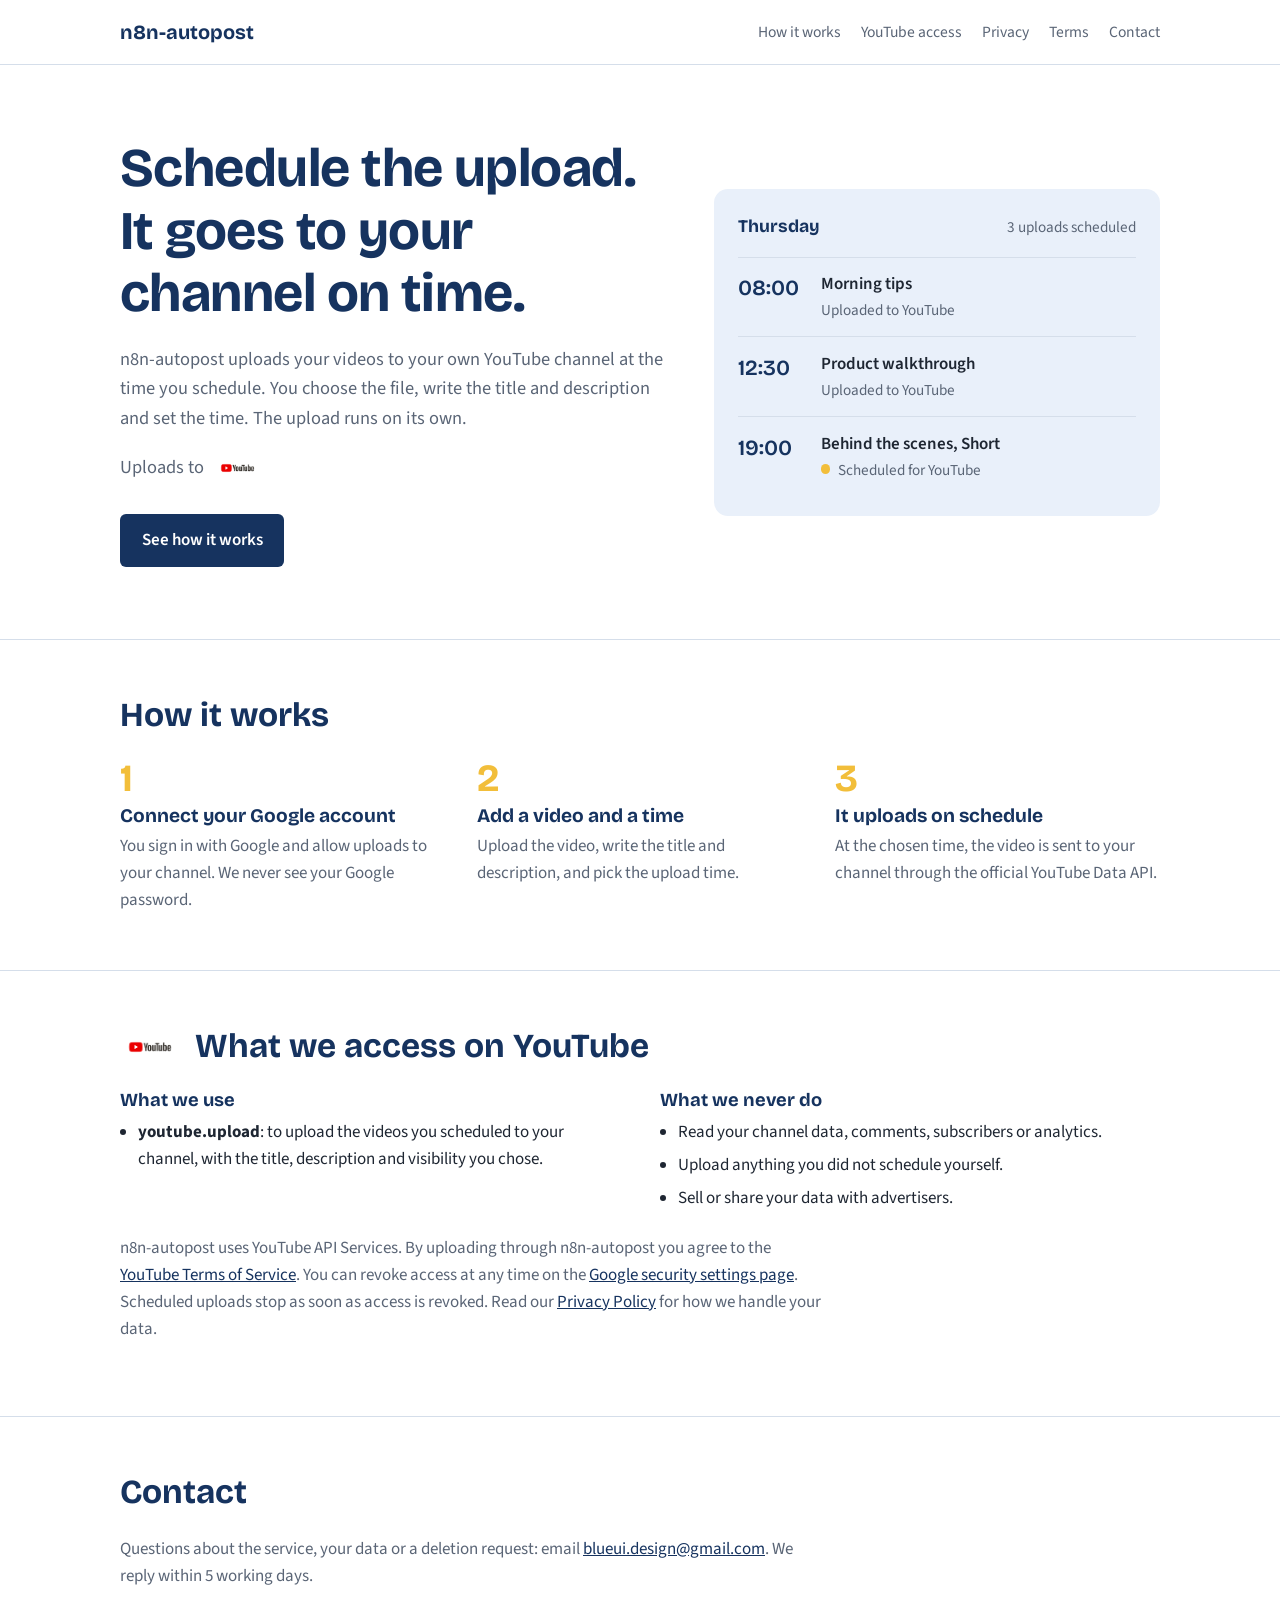
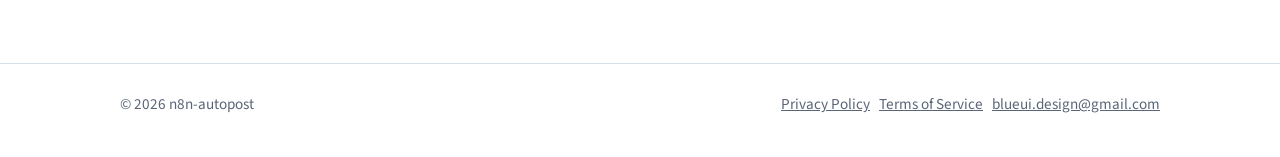
<file: index.html>
<!doctype html>
<html lang="en"><head>
<meta charset="utf-8"><meta name="viewport" content="width=device-width, initial-scale=1">
<link rel="preconnect" href="https://fonts.googleapis.com"><link rel="preconnect" href="https://fonts.gstatic.com" crossorigin>
<link href="https://fonts.googleapis.com/css2?family=Bricolage+Grotesque:wght@600;700&family=Source+Sans+3:wght@400;600&display=swap" rel="stylesheet">
<link rel="stylesheet" href="style.css">
<title>n8n-autopost · Scheduled YouTube uploads</title>
<meta name="description" content="n8n-autopost uploads your videos to YouTube at the time you choose.">
</head><body>
<header class="top"><div class="wrap">
<a class="brand" href="./">n8n-autopost</a>
<nav class="nav" aria-label="Main">
<a href="./#how">How it works</a><a href="./#youtube">YouTube access</a><a href="privacy.html">Privacy</a><a href="terms.html">Terms</a><a href="./#contact">Contact</a>
</nav></div></header>
<main>
<section class="hero"><div class="wrap">
  <div>
    <h1>Schedule the upload. It goes to your channel on time.</h1>
    <p>n8n-autopost uploads your videos to your own YouTube channel at the time you schedule. You choose the file, write the title and description and set the time. The upload runs on its own.</p>
    <p class="uploads-to">Uploads to <img src="youtube-logo.png" alt="YouTube" class="yt-logo"></p>
    <a class="btn" href="#how">See how it works</a>
  </div>
  <div class="day" aria-label="Example upload schedule">
    <div class="day-head"><strong>Thursday</strong><span>3 uploads scheduled</span></div>
    <div class="slot"><time>08:00</time><div><div class="what">Morning tips</div><div class="state">Uploaded to YouTube</div></div></div>
    <div class="slot"><time>12:30</time><div><div class="what">Product walkthrough</div><div class="state">Uploaded to YouTube</div></div></div>
    <div class="slot next"><time>19:00</time><div><div class="what">Behind the scenes, Short</div><div class="state">Scheduled for YouTube</div></div></div>
  </div>
</div></section>

<section class="block" id="how"><div class="wrap">
  <h2>How it works</h2>
  <ol class="steps">
    <li><h3>Connect your Google account</h3><p>You sign in with Google and allow uploads to your channel. We never see your Google password.</p></li>
    <li><h3>Add a video and a time</h3><p>Upload the video, write the title and description, and pick the upload time.</p></li>
    <li><h3>It uploads on schedule</h3><p>At the chosen time, the video is sent to your channel through the official YouTube Data API.</p></li>
  </ol>
</div></section>

<section class="block" id="youtube"><div class="wrap">
  <h2 class="with-logo"><img src="youtube-logo.png" alt="YouTube" class="yt-logo yt-logo-lg"> What we access on YouTube</h2>
  <div class="two">
    <div>
      <h3>What we use</h3>
      <ul>
        <li><strong>youtube.upload</strong>: to upload the videos you scheduled to your channel, with the title, description and visibility you chose.</li>
      </ul>
    </div>
    <div>
      <h3>What we never do</h3>
      <ul>
        <li>Read your channel data, comments, subscribers or analytics.</li>
        <li>Upload anything you did not schedule yourself.</li>
        <li>Sell or share your data with advertisers.</li>
      </ul>
    </div>
  </div>
  <p class="note">n8n-autopost uses YouTube API Services. By uploading through n8n-autopost you agree to the <a href="https://www.youtube.com/t/terms">YouTube Terms of Service</a>. You can revoke access at any time on the <a href="https://security.google.com/settings/security/permissions">Google security settings page</a>. Scheduled uploads stop as soon as access is revoked. Read our <a href="privacy.html">Privacy Policy</a> for how we handle your data.</p>
</div></section>

<section class="block" id="contact"><div class="wrap">
  <h2>Contact</h2>
  <p class="note">Questions about the service, your data or a deletion request: email <a href="mailto:blueui.design@gmail.com">blueui.design@gmail.com</a>. We reply within 5 working days.</p>
</div></section>
</main>
<footer><div class="wrap">
<span>© 2026 n8n-autopost</span>
<span><a href="privacy.html">Privacy Policy</a> &nbsp; <a href="terms.html">Terms of Service</a> &nbsp; <a href="mailto:blueui.design@gmail.com">blueui.design@gmail.com</a></span>
</div></footer>
</body></html>
</file>
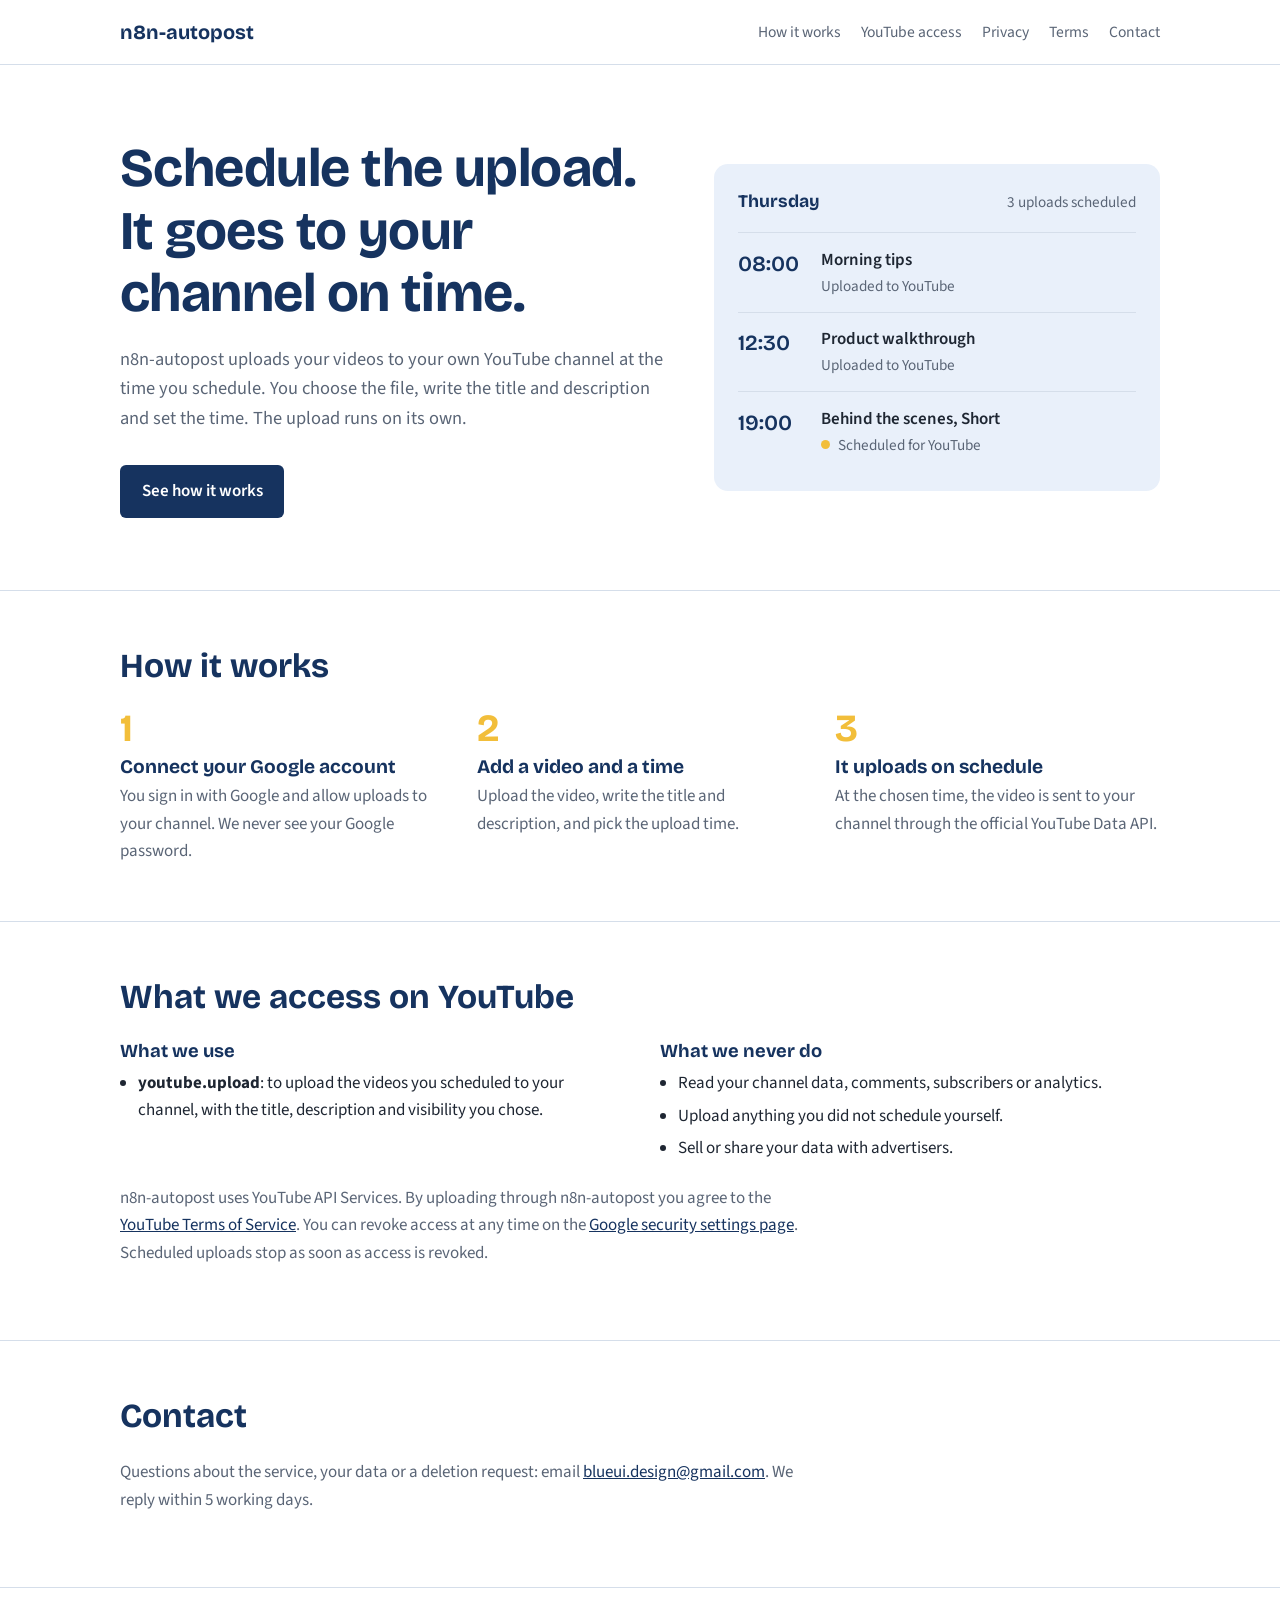
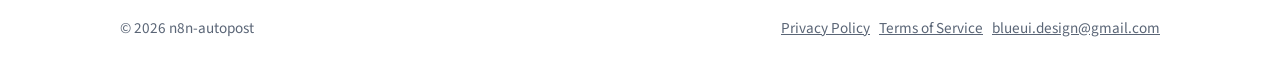
<file: index (1).html>
<!doctype html>
<html lang="en"><head>
<meta charset="utf-8"><meta name="viewport" content="width=device-width, initial-scale=1">
<link rel="preconnect" href="https://fonts.googleapis.com"><link rel="preconnect" href="https://fonts.gstatic.com" crossorigin>
<link href="https://fonts.googleapis.com/css2?family=Bricolage+Grotesque:wght@600;700&family=Source+Sans+3:wght@400;600&display=swap" rel="stylesheet">
<link rel="stylesheet" href="style.css">
<title>n8n-autopost · Scheduled YouTube uploads</title>
<meta name="description" content="n8n-autopost uploads your videos to YouTube at the time you choose.">
</head><body>
<header class="top"><div class="wrap">
<a class="brand" href="./">n8n-autopost</a>
<nav class="nav" aria-label="Main">
<a href="./#how">How it works</a><a href="./#youtube">YouTube access</a><a href="privacy.html">Privacy</a><a href="terms.html">Terms</a><a href="./#contact">Contact</a>
</nav></div></header>
<main>
<section class="hero"><div class="wrap">
  <div>
    <h1>Schedule the upload. It goes to your channel on time.</h1>
    <p>n8n-autopost uploads your videos to your own YouTube channel at the time you schedule. You choose the file, write the title and description and set the time. The upload runs on its own.</p>
    <a class="btn" href="#how">See how it works</a>
  </div>
  <div class="day" aria-label="Example upload schedule">
    <div class="day-head"><strong>Thursday</strong><span>3 uploads scheduled</span></div>
    <div class="slot"><time>08:00</time><div><div class="what">Morning tips</div><div class="state">Uploaded to YouTube</div></div></div>
    <div class="slot"><time>12:30</time><div><div class="what">Product walkthrough</div><div class="state">Uploaded to YouTube</div></div></div>
    <div class="slot next"><time>19:00</time><div><div class="what">Behind the scenes, Short</div><div class="state">Scheduled for YouTube</div></div></div>
  </div>
</div></section>

<section class="block" id="how"><div class="wrap">
  <h2>How it works</h2>
  <ol class="steps">
    <li><h3>Connect your Google account</h3><p>You sign in with Google and allow uploads to your channel. We never see your Google password.</p></li>
    <li><h3>Add a video and a time</h3><p>Upload the video, write the title and description, and pick the upload time.</p></li>
    <li><h3>It uploads on schedule</h3><p>At the chosen time, the video is sent to your channel through the official YouTube Data API.</p></li>
  </ol>
</div></section>

<section class="block" id="youtube"><div class="wrap">
  <h2>What we access on YouTube</h2>
  <div class="two">
    <div>
      <h3>What we use</h3>
      <ul>
        <li><strong>youtube.upload</strong>: to upload the videos you scheduled to your channel, with the title, description and visibility you chose.</li>
      </ul>
    </div>
    <div>
      <h3>What we never do</h3>
      <ul>
        <li>Read your channel data, comments, subscribers or analytics.</li>
        <li>Upload anything you did not schedule yourself.</li>
        <li>Sell or share your data with advertisers.</li>
      </ul>
    </div>
  </div>
  <p class="note">n8n-autopost uses YouTube API Services. By uploading through n8n-autopost you agree to the <a href="https://www.youtube.com/t/terms">YouTube Terms of Service</a>. You can revoke access at any time on the <a href="https://security.google.com/settings/security/permissions">Google security settings page</a>. Scheduled uploads stop as soon as access is revoked.</p>
</div></section>

<section class="block" id="contact"><div class="wrap">
  <h2>Contact</h2>
  <p class="note">Questions about the service, your data or a deletion request: email <a href="mailto:blueui.design@gmail.com">blueui.design@gmail.com</a>. We reply within 5 working days.</p>
</div></section>
</main>
<footer><div class="wrap">
<span>© 2026 n8n-autopost</span>
<span><a href="privacy.html">Privacy Policy</a> &nbsp; <a href="terms.html">Terms of Service</a> &nbsp; <a href="mailto:blueui.design@gmail.com">blueui.design@gmail.com</a></span>
</div></footer>
</body></html>
</file>
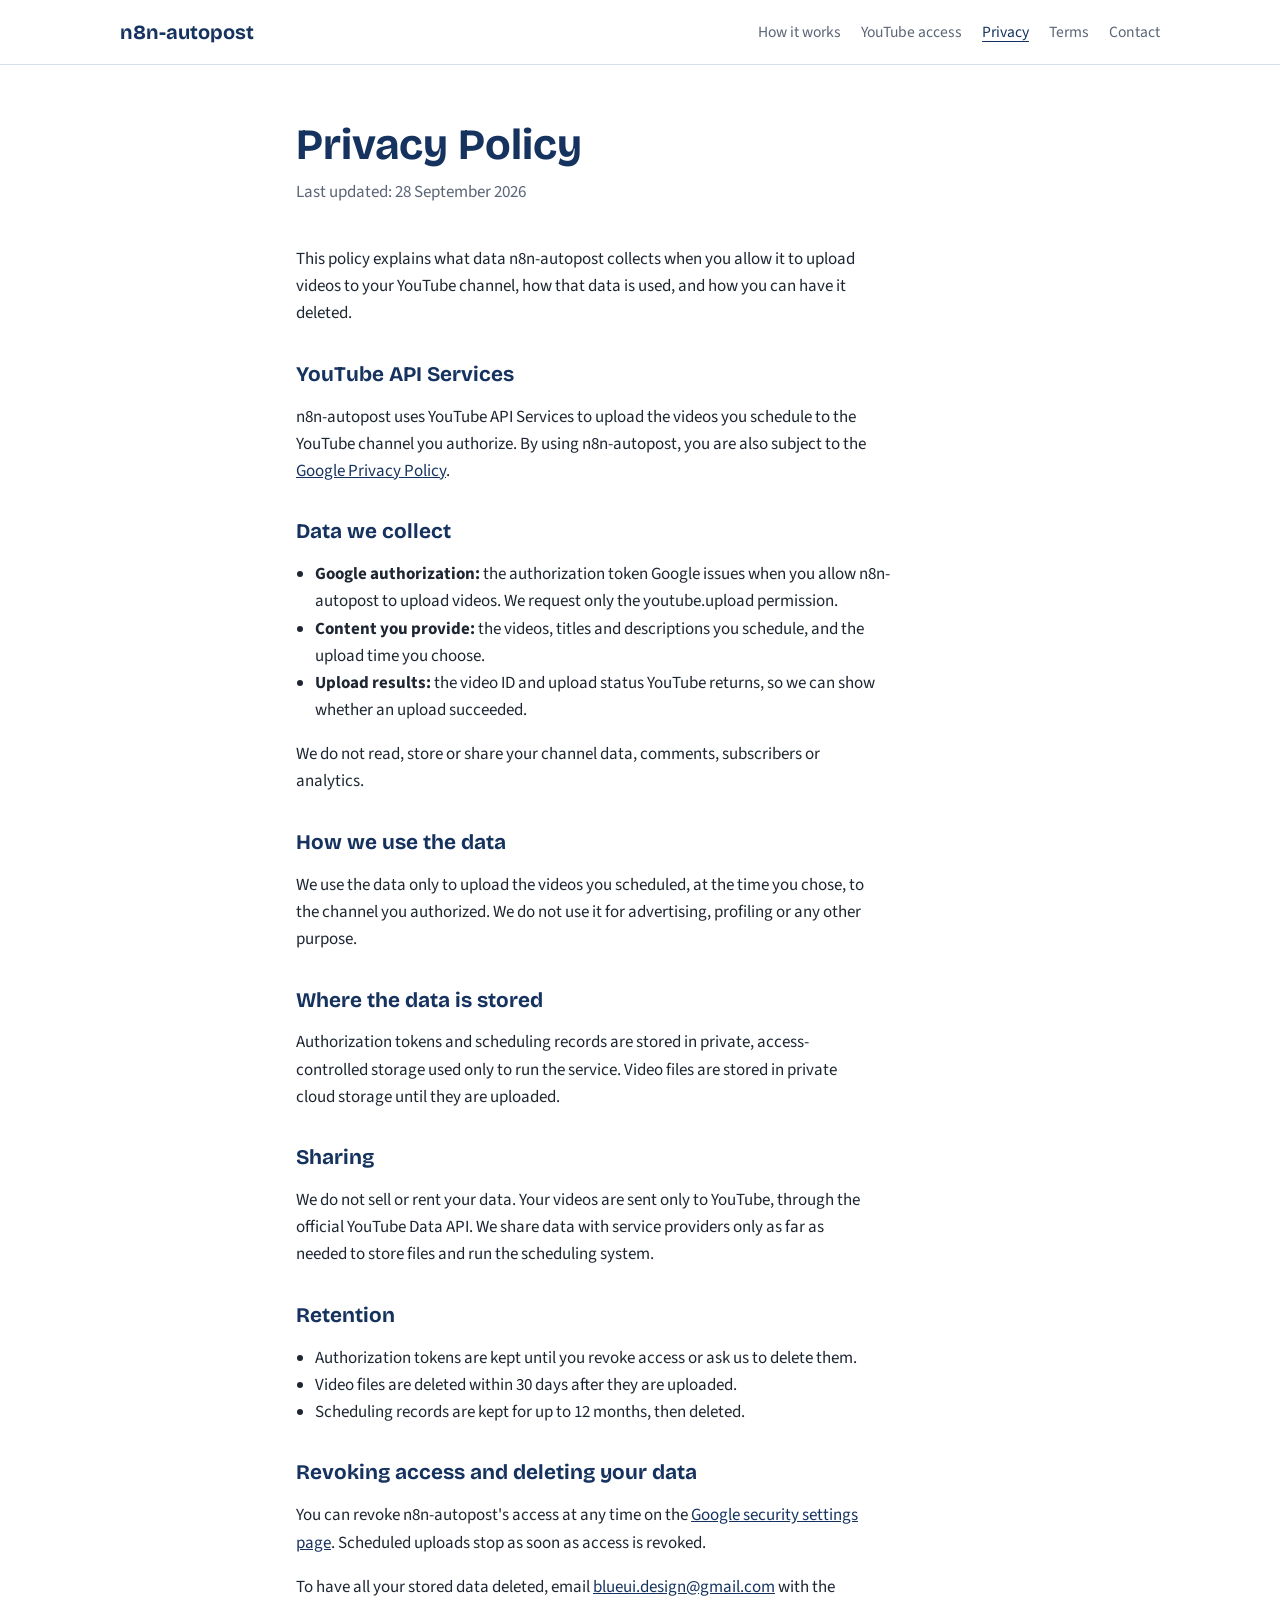
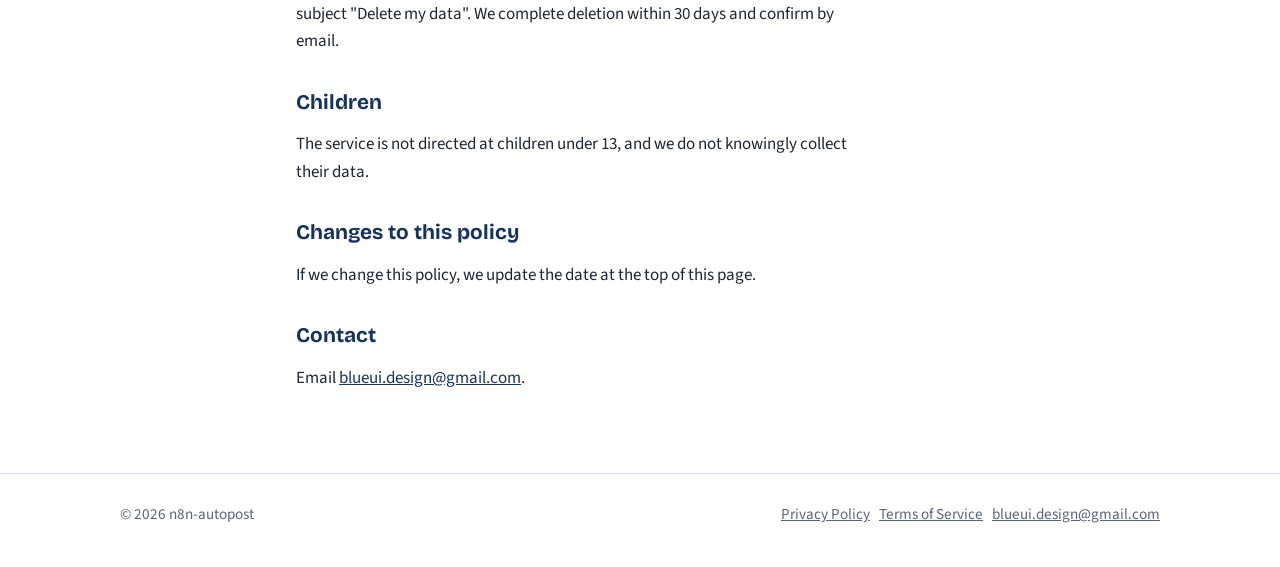
<file: privacy (1).html>
<!doctype html>
<html lang="en"><head>
<meta charset="utf-8"><meta name="viewport" content="width=device-width, initial-scale=1">
<link rel="preconnect" href="https://fonts.googleapis.com"><link rel="preconnect" href="https://fonts.gstatic.com" crossorigin>
<link href="https://fonts.googleapis.com/css2?family=Bricolage+Grotesque:wght@600;700&family=Source+Sans+3:wght@400;600&display=swap" rel="stylesheet">
<link rel="stylesheet" href="style.css">
<title>Privacy Policy · n8n-autopost</title>
</head><body>
<header class="top"><div class="wrap">
<a class="brand" href="./">n8n-autopost</a>
<nav class="nav" aria-label="Main">
<a href="./#how">How it works</a><a href="./#youtube">YouTube access</a><a href="privacy.html" aria-current="page">Privacy</a><a href="terms.html">Terms</a><a href="./#contact">Contact</a>
</nav></div></header>
<main class="doc"><div class="wrap">
<h1>Privacy Policy</h1>
<p class="updated">Last updated: 28 September 2026</p>

<p>This policy explains what data n8n-autopost collects when you allow it to upload videos to your YouTube channel, how that data is used, and how you can have it deleted.</p>

<h2>YouTube API Services</h2>
<p>n8n-autopost uses YouTube API Services to upload the videos you schedule to the YouTube channel you authorize. By using n8n-autopost, you are also subject to the <a href="https://policies.google.com/privacy">Google Privacy Policy</a>.</p>

<h2>Data we collect</h2>
<ul>
  <li><strong>Google authorization:</strong> the authorization token Google issues when you allow n8n-autopost to upload videos. We request only the youtube.upload permission.</li>
  <li><strong>Content you provide:</strong> the videos, titles and descriptions you schedule, and the upload time you choose.</li>
  <li><strong>Upload results:</strong> the video ID and upload status YouTube returns, so we can show whether an upload succeeded.</li>
</ul>
<p>We do not read, store or share your channel data, comments, subscribers or analytics.</p>

<h2>How we use the data</h2>
<p>We use the data only to upload the videos you scheduled, at the time you chose, to the channel you authorized. We do not use it for advertising, profiling or any other purpose.</p>

<h2>Where the data is stored</h2>
<p>Authorization tokens and scheduling records are stored in private, access-controlled storage used only to run the service. Video files are stored in private cloud storage until they are uploaded.</p>

<h2>Sharing</h2>
<p>We do not sell or rent your data. Your videos are sent only to YouTube, through the official YouTube Data API. We share data with service providers only as far as needed to store files and run the scheduling system.</p>

<h2>Retention</h2>
<ul>
  <li>Authorization tokens are kept until you revoke access or ask us to delete them.</li>
  <li>Video files are deleted within 30 days after they are uploaded.</li>
  <li>Scheduling records are kept for up to 12 months, then deleted.</li>
</ul>

<h2>Revoking access and deleting your data</h2>
<p>You can revoke n8n-autopost's access at any time on the <a href="https://security.google.com/settings/security/permissions">Google security settings page</a>. Scheduled uploads stop as soon as access is revoked.</p>
<p>To have all your stored data deleted, email <a href="mailto:blueui.design@gmail.com">blueui.design@gmail.com</a> with the subject "Delete my data". We complete deletion within 30 days and confirm by email.</p>

<h2>Children</h2>
<p>The service is not directed at children under 13, and we do not knowingly collect their data.</p>

<h2>Changes to this policy</h2>
<p>If we change this policy, we update the date at the top of this page.</p>

<h2>Contact</h2>
<p>Email <a href="mailto:blueui.design@gmail.com">blueui.design@gmail.com</a>.</p>
</div></main>
<footer><div class="wrap">
<span>© 2026 n8n-autopost</span>
<span><a href="privacy.html">Privacy Policy</a> &nbsp; <a href="terms.html">Terms of Service</a> &nbsp; <a href="mailto:blueui.design@gmail.com">blueui.design@gmail.com</a></span>
</div></footer>
</body></html>
</file>
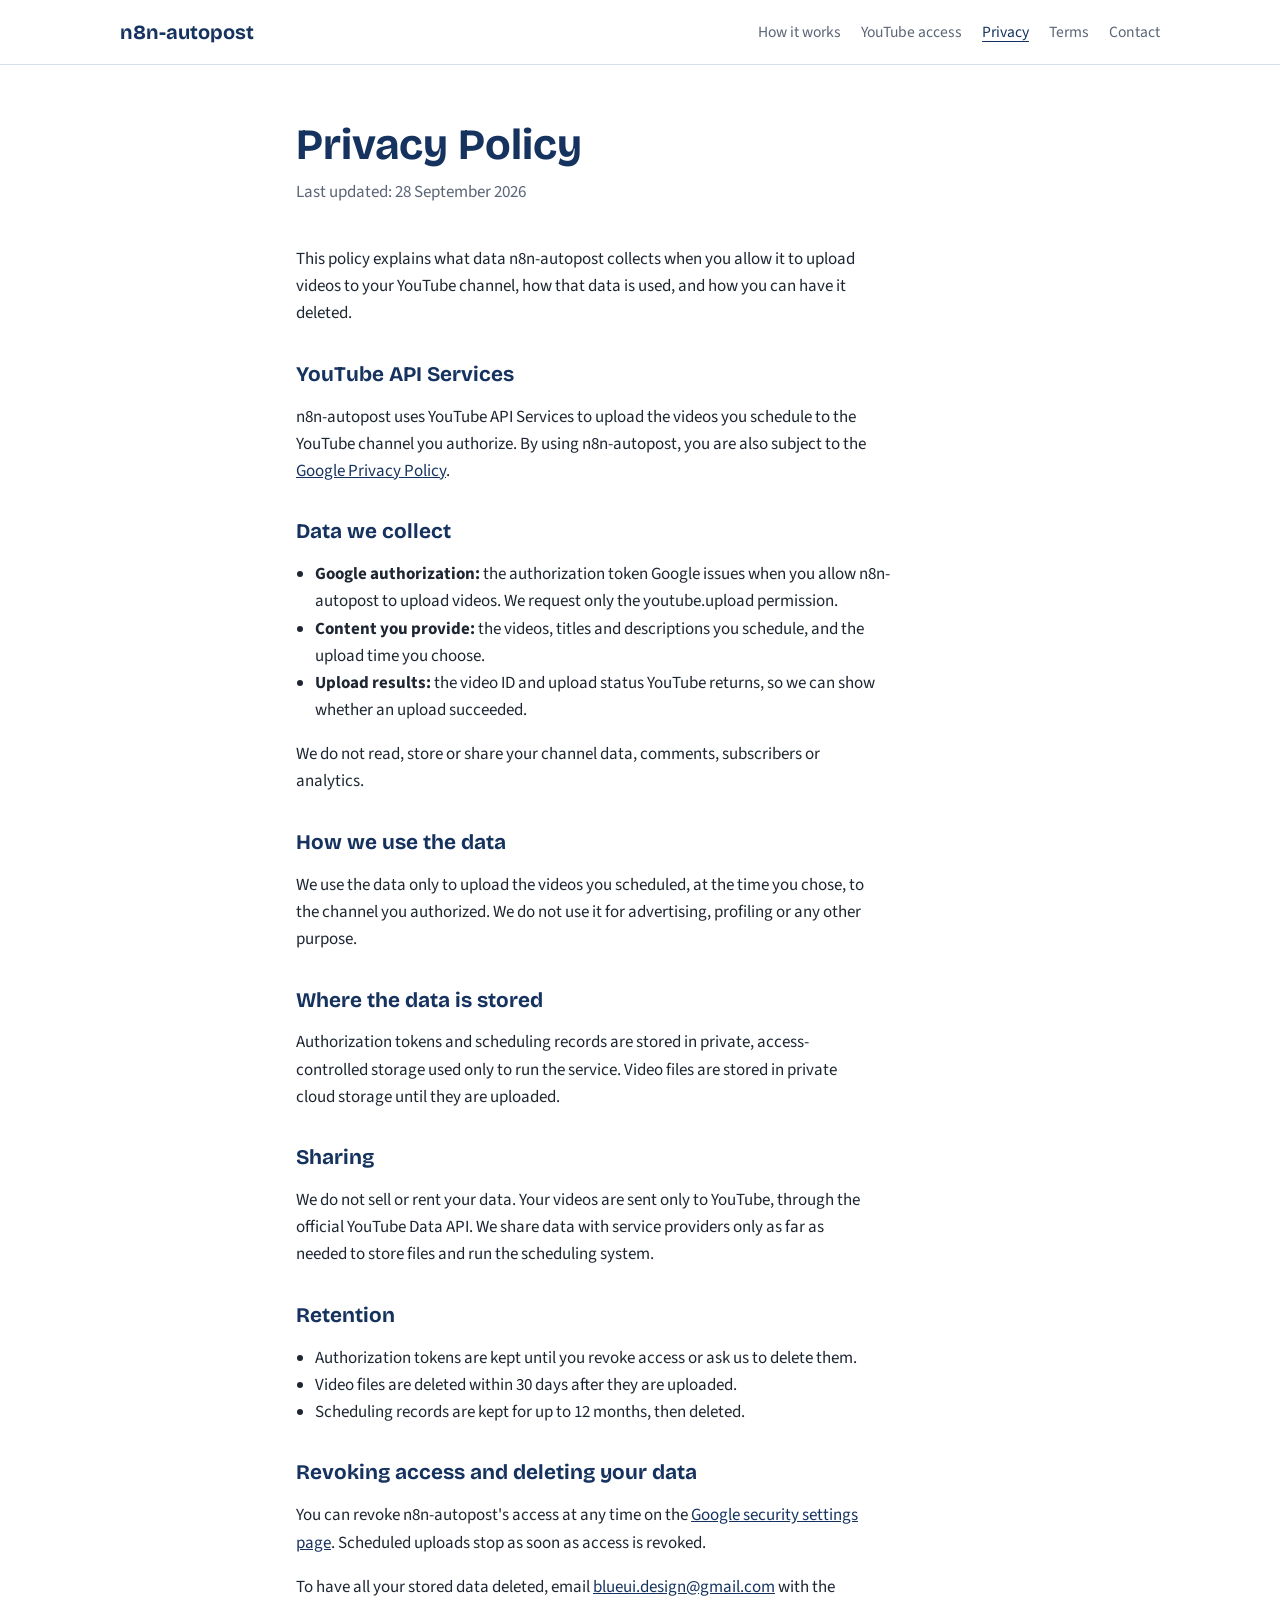
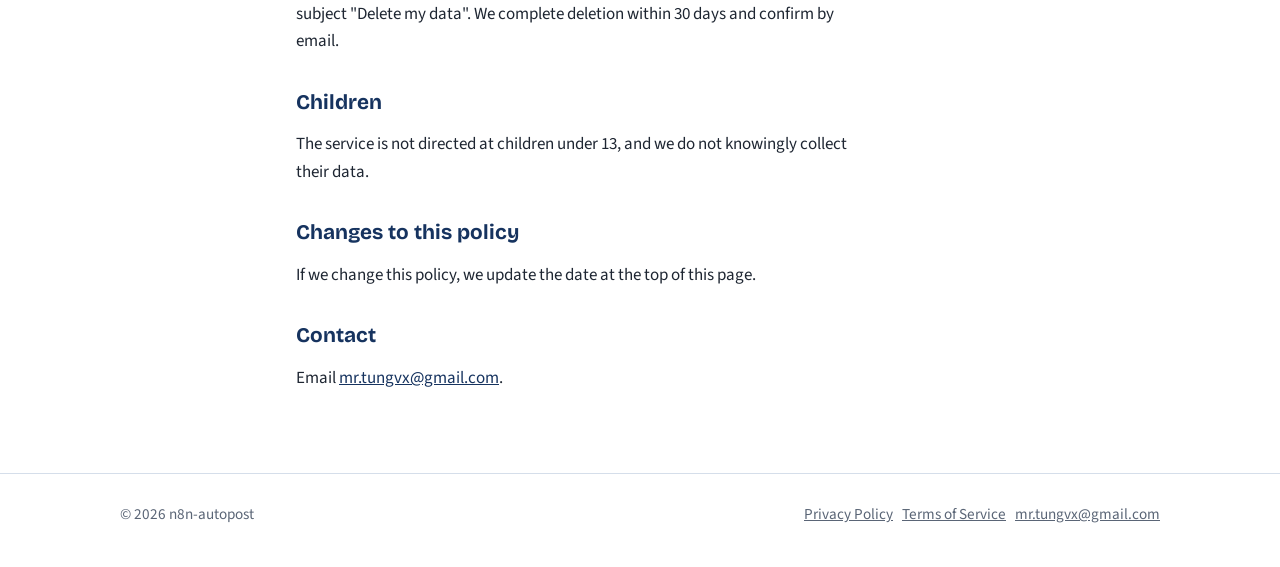
<file: privacy.html>
<!doctype html>
<html lang="en"><head>
<meta charset="utf-8"><meta name="viewport" content="width=device-width, initial-scale=1">
<link rel="preconnect" href="https://fonts.googleapis.com"><link rel="preconnect" href="https://fonts.gstatic.com" crossorigin>
<link href="https://fonts.googleapis.com/css2?family=Bricolage+Grotesque:wght@600;700&family=Source+Sans+3:wght@400;600&display=swap" rel="stylesheet">
<link rel="stylesheet" href="style.css">
<title>Privacy Policy · n8n-autopost</title>
</head><body>
<header class="top"><div class="wrap">
<a class="brand" href="./">n8n-autopost</a>
<nav class="nav" aria-label="Main">
<a href="./#how">How it works</a><a href="./#youtube">YouTube access</a><a href="privacy.html" aria-current="page">Privacy</a><a href="terms.html">Terms</a><a href="./#contact">Contact</a>
</nav></div></header>
<main class="doc"><div class="wrap">
<h1>Privacy Policy</h1>
<p class="updated">Last updated: 28 September 2026</p>

<p>This policy explains what data n8n-autopost collects when you allow it to upload videos to your YouTube channel, how that data is used, and how you can have it deleted.</p>

<h2>YouTube API Services</h2>
<p>n8n-autopost uses YouTube API Services to upload the videos you schedule to the YouTube channel you authorize. By using n8n-autopost, you are also subject to the <a href="https://policies.google.com/privacy">Google Privacy Policy</a>.</p>

<h2>Data we collect</h2>
<ul>
  <li><strong>Google authorization:</strong> the authorization token Google issues when you allow n8n-autopost to upload videos. We request only the youtube.upload permission.</li>
  <li><strong>Content you provide:</strong> the videos, titles and descriptions you schedule, and the upload time you choose.</li>
  <li><strong>Upload results:</strong> the video ID and upload status YouTube returns, so we can show whether an upload succeeded.</li>
</ul>
<p>We do not read, store or share your channel data, comments, subscribers or analytics.</p>

<h2>How we use the data</h2>
<p>We use the data only to upload the videos you scheduled, at the time you chose, to the channel you authorized. We do not use it for advertising, profiling or any other purpose.</p>

<h2>Where the data is stored</h2>
<p>Authorization tokens and scheduling records are stored in private, access-controlled storage used only to run the service. Video files are stored in private cloud storage until they are uploaded.</p>

<h2>Sharing</h2>
<p>We do not sell or rent your data. Your videos are sent only to YouTube, through the official YouTube Data API. We share data with service providers only as far as needed to store files and run the scheduling system.</p>

<h2>Retention</h2>
<ul>
  <li>Authorization tokens are kept until you revoke access or ask us to delete them.</li>
  <li>Video files are deleted within 30 days after they are uploaded.</li>
  <li>Scheduling records are kept for up to 12 months, then deleted.</li>
</ul>

<h2>Revoking access and deleting your data</h2>
<p>You can revoke n8n-autopost's access at any time on the <a href="https://security.google.com/settings/security/permissions">Google security settings page</a>. Scheduled uploads stop as soon as access is revoked.</p>
<p>To have all your stored data deleted, email <a href="mailto:blueui.design@gmail.com">blueui.design@gmail.com</a> with the subject "Delete my data". We complete deletion within 30 days and confirm by email.</p>

<h2>Children</h2>
<p>The service is not directed at children under 13, and we do not knowingly collect their data.</p>

<h2>Changes to this policy</h2>
<p>If we change this policy, we update the date at the top of this page.</p>

<h2>Contact</h2>
<p>Email <a href="mailto:mr.tungvx@gmail.com">mr.tungvx@gmail.com</a>.</p>
</div></main>
<footer><div class="wrap">
<span>© 2026 n8n-autopost</span>
<span><a href="privacy.html">Privacy Policy</a> &nbsp; <a href="terms.html">Terms of Service</a> &nbsp; <a href="mailto:mr.tungvx@gmail.com">mr.tungvx@gmail.com</a></span>
</div></footer>
</body></html>
</file>
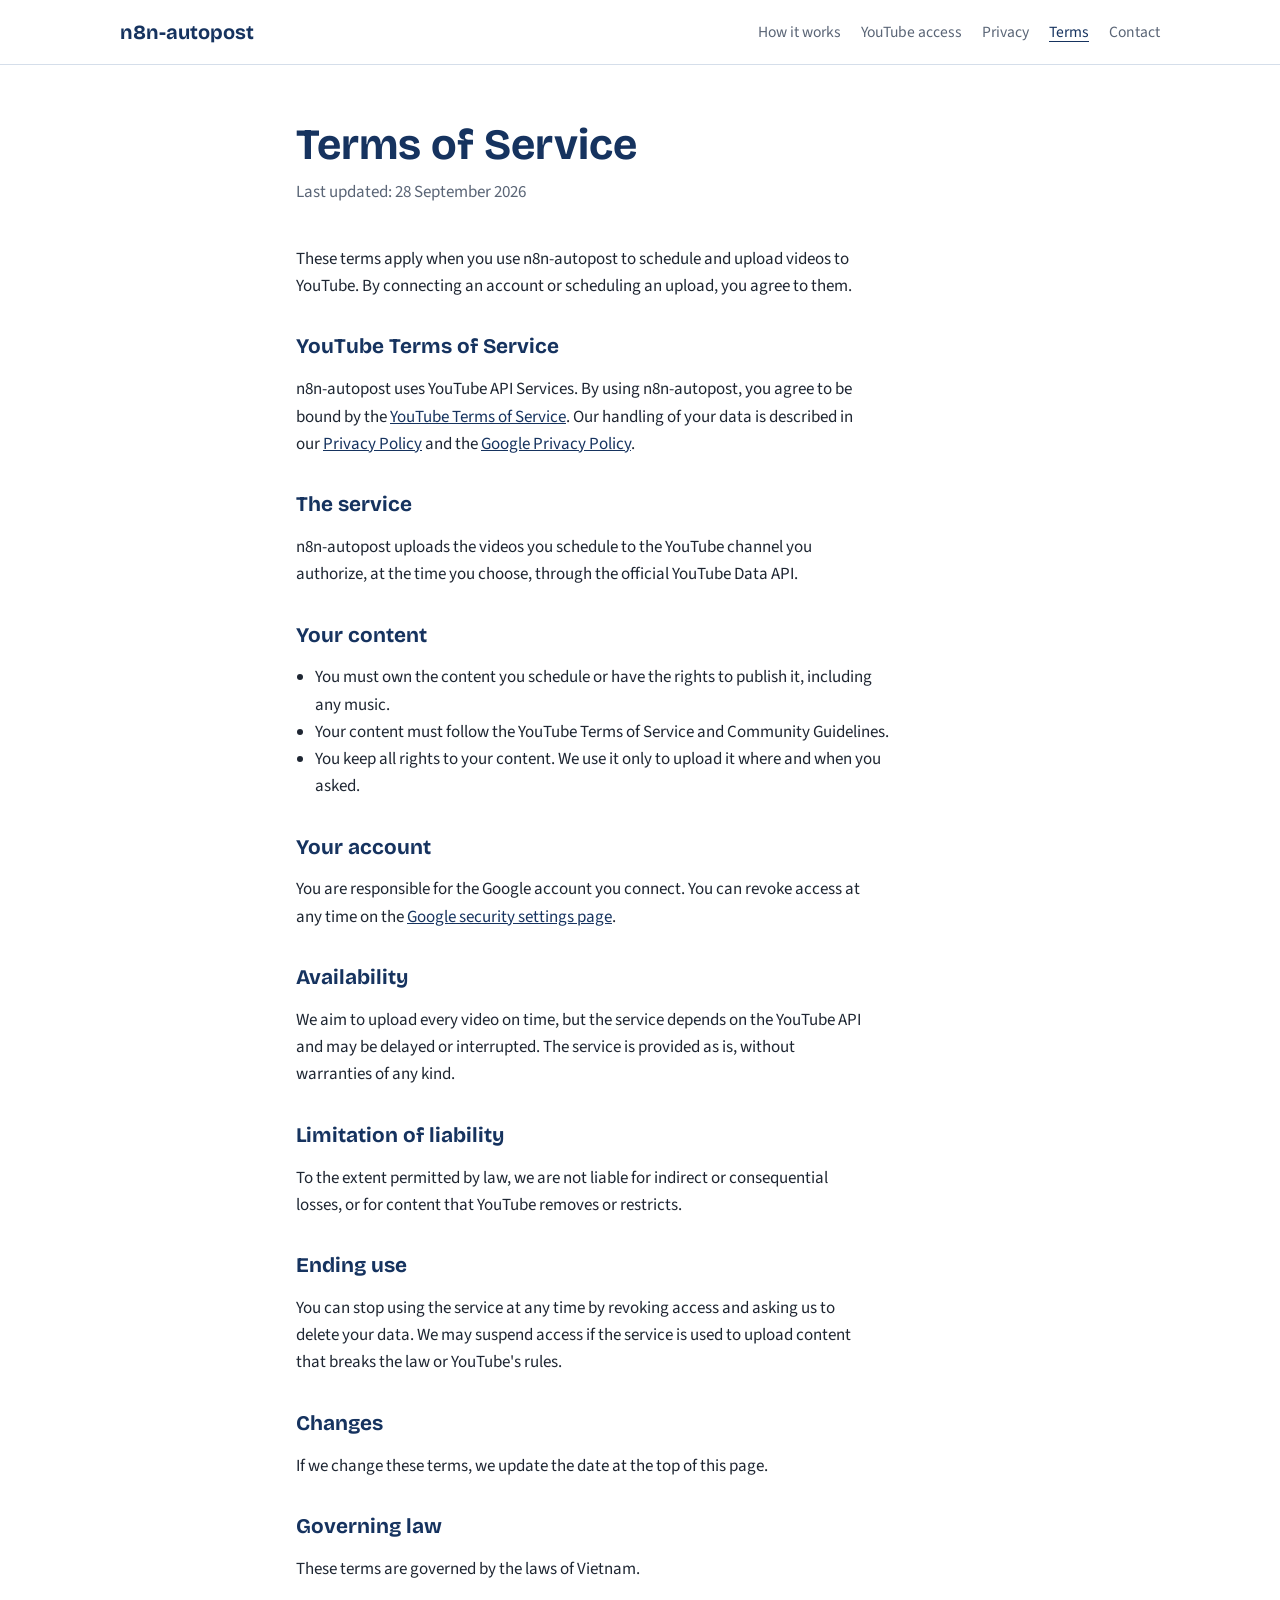
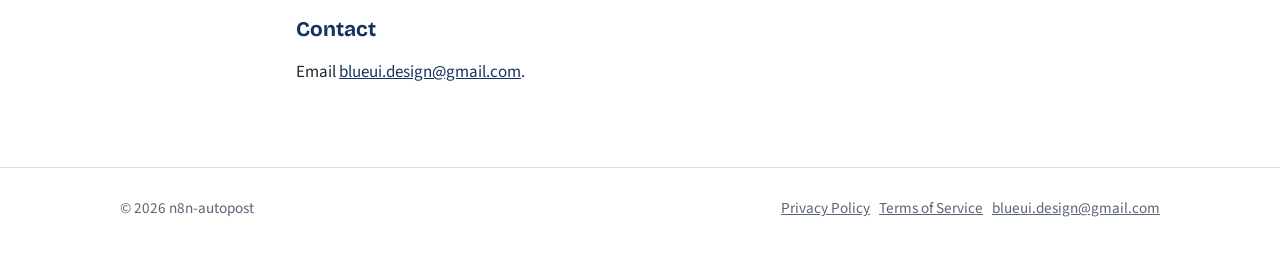
<file: terms (1).html>
<!doctype html>
<html lang="en"><head>
<meta charset="utf-8"><meta name="viewport" content="width=device-width, initial-scale=1">
<link rel="preconnect" href="https://fonts.googleapis.com"><link rel="preconnect" href="https://fonts.gstatic.com" crossorigin>
<link href="https://fonts.googleapis.com/css2?family=Bricolage+Grotesque:wght@600;700&family=Source+Sans+3:wght@400;600&display=swap" rel="stylesheet">
<link rel="stylesheet" href="style.css">
<title>Terms of Service · n8n-autopost</title>
</head><body>
<header class="top"><div class="wrap">
<a class="brand" href="./">n8n-autopost</a>
<nav class="nav" aria-label="Main">
<a href="./#how">How it works</a><a href="./#youtube">YouTube access</a><a href="privacy.html">Privacy</a><a href="terms.html" aria-current="page">Terms</a><a href="./#contact">Contact</a>
</nav></div></header>
<main class="doc"><div class="wrap">
<h1>Terms of Service</h1>
<p class="updated">Last updated: 28 September 2026</p>

<p>These terms apply when you use n8n-autopost to schedule and upload videos to YouTube. By connecting an account or scheduling an upload, you agree to them.</p>

<h2>YouTube Terms of Service</h2>
<p>n8n-autopost uses YouTube API Services. By using n8n-autopost, you agree to be bound by the <a href="https://www.youtube.com/t/terms">YouTube Terms of Service</a>. Our handling of your data is described in our <a href="privacy.html">Privacy Policy</a> and the <a href="https://policies.google.com/privacy">Google Privacy Policy</a>.</p>

<h2>The service</h2>
<p>n8n-autopost uploads the videos you schedule to the YouTube channel you authorize, at the time you choose, through the official YouTube Data API.</p>

<h2>Your content</h2>
<ul>
  <li>You must own the content you schedule or have the rights to publish it, including any music.</li>
  <li>Your content must follow the YouTube Terms of Service and Community Guidelines.</li>
  <li>You keep all rights to your content. We use it only to upload it where and when you asked.</li>
</ul>

<h2>Your account</h2>
<p>You are responsible for the Google account you connect. You can revoke access at any time on the <a href="https://security.google.com/settings/security/permissions">Google security settings page</a>.</p>

<h2>Availability</h2>
<p>We aim to upload every video on time, but the service depends on the YouTube API and may be delayed or interrupted. The service is provided as is, without warranties of any kind.</p>

<h2>Limitation of liability</h2>
<p>To the extent permitted by law, we are not liable for indirect or consequential losses, or for content that YouTube removes or restricts.</p>

<h2>Ending use</h2>
<p>You can stop using the service at any time by revoking access and asking us to delete your data. We may suspend access if the service is used to upload content that breaks the law or YouTube's rules.</p>

<h2>Changes</h2>
<p>If we change these terms, we update the date at the top of this page.</p>

<h2>Governing law</h2>
<p>These terms are governed by the laws of Vietnam.</p>

<h2>Contact</h2>
<p>Email <a href="mailto:blueui.design@gmail.com">blueui.design@gmail.com</a>.</p>
</div></main>
<footer><div class="wrap">
<span>© 2026 n8n-autopost</span>
<span><a href="privacy.html">Privacy Policy</a> &nbsp; <a href="terms.html">Terms of Service</a> &nbsp; <a href="mailto:blueui.design@gmail.com">blueui.design@gmail.com</a></span>
</div></footer>
</body></html>
</file>
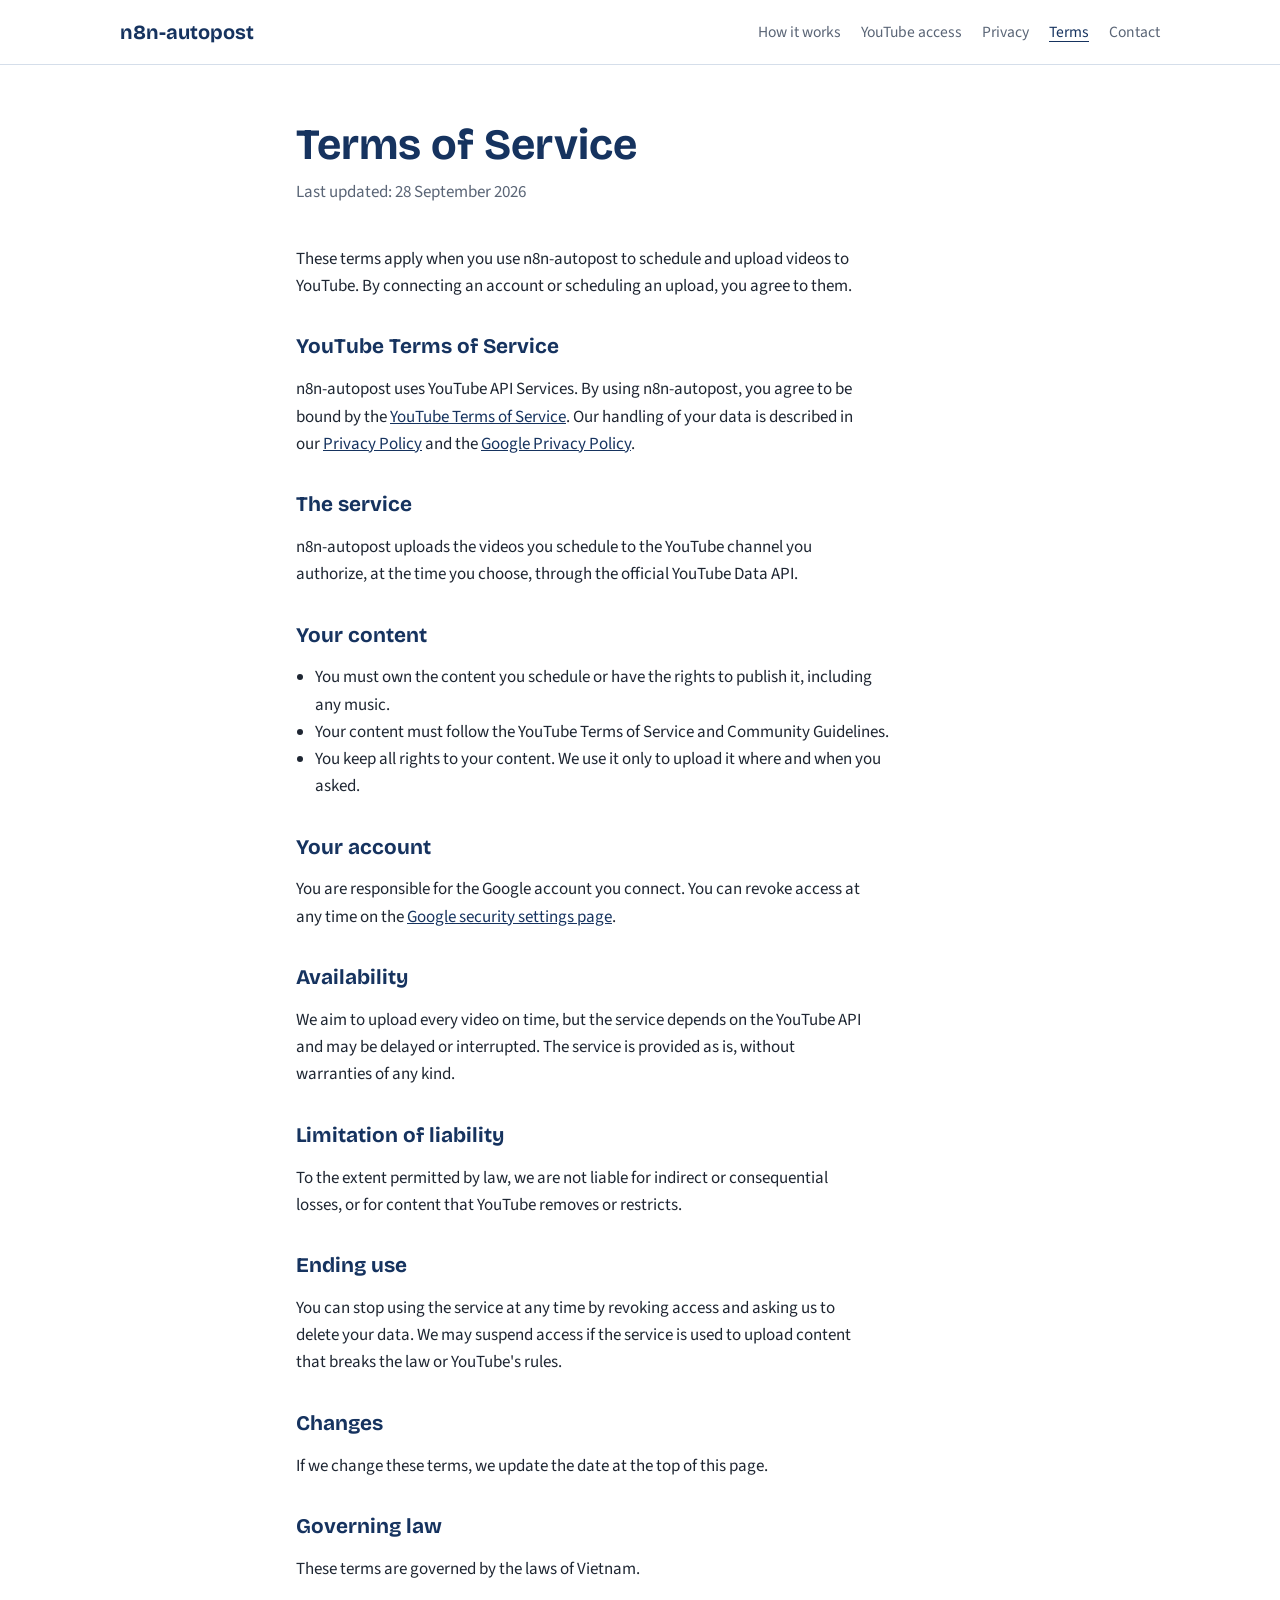
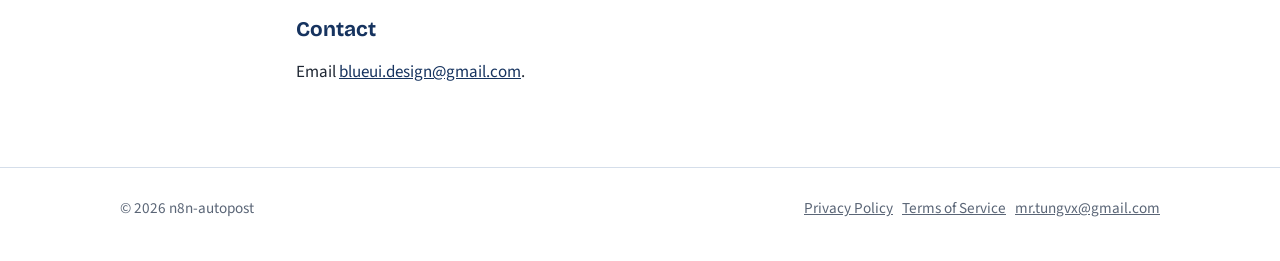
<file: terms.html>
<!doctype html>
<html lang="en"><head>
<meta charset="utf-8"><meta name="viewport" content="width=device-width, initial-scale=1">
<link rel="preconnect" href="https://fonts.googleapis.com"><link rel="preconnect" href="https://fonts.gstatic.com" crossorigin>
<link href="https://fonts.googleapis.com/css2?family=Bricolage+Grotesque:wght@600;700&family=Source+Sans+3:wght@400;600&display=swap" rel="stylesheet">
<link rel="stylesheet" href="style.css">
<title>Terms of Service · n8n-autopost</title>
</head><body>
<header class="top"><div class="wrap">
<a class="brand" href="./">n8n-autopost</a>
<nav class="nav" aria-label="Main">
<a href="./#how">How it works</a><a href="./#youtube">YouTube access</a><a href="privacy.html">Privacy</a><a href="terms.html" aria-current="page">Terms</a><a href="./#contact">Contact</a>
</nav></div></header>
<main class="doc"><div class="wrap">
<h1>Terms of Service</h1>
<p class="updated">Last updated: 28 September 2026</p>

<p>These terms apply when you use n8n-autopost to schedule and upload videos to YouTube. By connecting an account or scheduling an upload, you agree to them.</p>

<h2>YouTube Terms of Service</h2>
<p>n8n-autopost uses YouTube API Services. By using n8n-autopost, you agree to be bound by the <a href="https://www.youtube.com/t/terms">YouTube Terms of Service</a>. Our handling of your data is described in our <a href="privacy.html">Privacy Policy</a> and the <a href="https://policies.google.com/privacy">Google Privacy Policy</a>.</p>

<h2>The service</h2>
<p>n8n-autopost uploads the videos you schedule to the YouTube channel you authorize, at the time you choose, through the official YouTube Data API.</p>

<h2>Your content</h2>
<ul>
  <li>You must own the content you schedule or have the rights to publish it, including any music.</li>
  <li>Your content must follow the YouTube Terms of Service and Community Guidelines.</li>
  <li>You keep all rights to your content. We use it only to upload it where and when you asked.</li>
</ul>

<h2>Your account</h2>
<p>You are responsible for the Google account you connect. You can revoke access at any time on the <a href="https://security.google.com/settings/security/permissions">Google security settings page</a>.</p>

<h2>Availability</h2>
<p>We aim to upload every video on time, but the service depends on the YouTube API and may be delayed or interrupted. The service is provided as is, without warranties of any kind.</p>

<h2>Limitation of liability</h2>
<p>To the extent permitted by law, we are not liable for indirect or consequential losses, or for content that YouTube removes or restricts.</p>

<h2>Ending use</h2>
<p>You can stop using the service at any time by revoking access and asking us to delete your data. We may suspend access if the service is used to upload content that breaks the law or YouTube's rules.</p>

<h2>Changes</h2>
<p>If we change these terms, we update the date at the top of this page.</p>

<h2>Governing law</h2>
<p>These terms are governed by the laws of Vietnam.</p>

<h2>Contact</h2>
<p>Email <a href="mailto:blueui.design@gmail.com">blueui.design@gmail.com</a>.</p>
</div></main>
<footer><div class="wrap">
<span>© 2026 n8n-autopost</span>
<span><a href="privacy.html">Privacy Policy</a> &nbsp; <a href="terms.html">Terms of Service</a> &nbsp; <a href="mailto:mr.tungvx@gmail.com">mr.tungvx@gmail.com</a></span>
</div></footer>
</body></html>
</file>
<file: style.css>
:root{
  --ink:#16335F;      /* xanh muc: tieu de, nut */
  --sky:#E9F0FA;      /* xanh nhat: nen khoi */
  --paper:#FFFFFF;
  --text:#1E2632;
  --muted:#5A6576;
  --line:#D5DEEA;
  --mark:#F2BE3A;     /* vang: danh dau "da len lich" */
  --max:68rem;
}
*{box-sizing:border-box}
html{-webkit-text-size-adjust:100%}
body{margin:0;background:var(--paper);color:var(--text);
  font-family:"Source Sans 3",system-ui,-apple-system,"Segoe UI",Roboto,sans-serif;
  font-size:1.0625rem;line-height:1.6}
a{color:var(--ink)}
a:focus-visible,button:focus-visible{outline:3px solid var(--mark);outline-offset:2px;border-radius:2px}
h1,h2,h3{font-family:"Bricolage Grotesque","Source Sans 3",system-ui,sans-serif;color:var(--ink);line-height:1.15;margin:0}
.wrap{max-width:var(--max);margin:0 auto;padding:0 1.5rem}

/* Dau trang */
.top{border-bottom:1px solid var(--line)}
.top .wrap{display:flex;align-items:center;justify-content:space-between;gap:1rem;padding-top:1rem;padding-bottom:1rem;flex-wrap:wrap}
.brand{font-family:"Bricolage Grotesque",sans-serif;font-weight:700;font-size:1.25rem;color:var(--ink);text-decoration:none}
.nav{display:flex;gap:1.25rem;flex-wrap:wrap}
.nav a{text-decoration:none;color:var(--muted);font-size:.975rem}
.nav a:hover,.nav a[aria-current="page"]{color:var(--ink);text-decoration:underline;text-underline-offset:4px}

/* Hero */
.hero .wrap{display:grid;grid-template-columns:1.1fr .9fr;gap:3rem;align-items:center;padding-top:4.5rem;padding-bottom:4.5rem}
.hero h1{font-size:clamp(2.2rem,5vw,3.4rem);font-weight:700;letter-spacing:-.01em;max-width:16ch}
.hero p{color:var(--muted);font-size:1.15rem;max-width:36rem;margin:1.25rem 0 0}
.btn{display:inline-block;margin-top:2rem;background:var(--ink);color:#fff;text-decoration:none;
  padding:.8rem 1.35rem;border-radius:6px;font-weight:600}
.btn:hover{background:#0F2647}

/* Lich dang: phan dang nho cua trang */
.day{background:var(--sky);border-radius:14px;padding:1.5rem 1.5rem 1.25rem}
.day-head{display:flex;justify-content:space-between;align-items:baseline;margin-bottom:1rem}
.day-head strong{font-family:"Bricolage Grotesque",sans-serif;color:var(--ink);font-size:1.1rem}
.day-head span{color:var(--muted);font-size:.95rem}
.slot{display:grid;grid-template-columns:4.2rem 1fr;gap:1rem;padding:.85rem 0;border-top:1px solid var(--line)}
.slot time{font-family:"Bricolage Grotesque",sans-serif;font-size:1.35rem;font-weight:600;color:var(--ink)}
.slot .what{font-weight:600}
.slot .state{color:var(--muted);font-size:.95rem}
.slot.next .state::before{content:"";display:inline-block;width:.6rem;height:.6rem;border-radius:50%;
  background:var(--mark);margin-right:.45rem;vertical-align:.05em}

/* Noi dung */
section.block{padding:3.5rem 0;border-top:1px solid var(--line)}
section.block h2{font-size:clamp(1.6rem,3vw,2.1rem);margin-bottom:1.5rem}
.steps{list-style:none;padding:0;margin:0;display:grid;grid-template-columns:repeat(3,1fr);gap:2rem;counter-reset:s}
.steps li{counter-increment:s}
.steps li::before{content:counter(s);display:block;font-family:"Bricolage Grotesque",sans-serif;
  font-size:2.4rem;font-weight:700;color:var(--mark);line-height:1;margin-bottom:.5rem}
.steps h3{font-size:1.2rem;margin-bottom:.35rem}
.steps p{margin:0;color:var(--muted)}
.two{display:grid;grid-template-columns:1fr 1fr;gap:2.5rem}
.two h3{font-size:1.15rem;margin-bottom:.5rem}
.two ul{margin:0;padding-left:1.1rem}
.two li{margin:.35rem 0}
.note{color:var(--muted);max-width:44rem}

/* Trang van ban */
.doc .wrap{max-width:46rem;padding-top:3.5rem;padding-bottom:4rem}
.doc h1{font-size:clamp(2rem,4vw,2.7rem);margin-bottom:.5rem}
.doc .updated{color:var(--muted);margin:0 0 2.5rem}
.doc h2{font-size:1.3rem;margin:2.2rem 0 .6rem}
.doc p,.doc li{max-width:72ch}
.doc ul{padding-left:1.2rem}

/* Chan trang */
footer{border-top:1px solid var(--line);color:var(--muted);font-size:.95rem}
footer .wrap{display:flex;justify-content:space-between;gap:1rem;flex-wrap:wrap;padding-top:1.75rem;padding-bottom:2.5rem}
footer a{color:var(--muted)}

@media (max-width:820px){
  .hero .wrap{grid-template-columns:1fr;padding-top:3rem;padding-bottom:3rem;gap:2.25rem}
  .steps,.two{grid-template-columns:1fr}
}

/* Logo YouTube: file chinh thuc tai tu trang tai nguyen thuong hieu cua YouTube.
   Khong doi mau, khong keo gian, chua khoang trong quanh logo. */
.uploads-to{display:flex;align-items:center;gap:.6rem;color:var(--muted);font-size:1rem}
.yt-logo{height:22px;width:auto;display:inline-block}
.yt-logo-lg{height:28px}
.with-logo{display:flex;align-items:center;gap:.9rem;flex-wrap:wrap}
</file>
